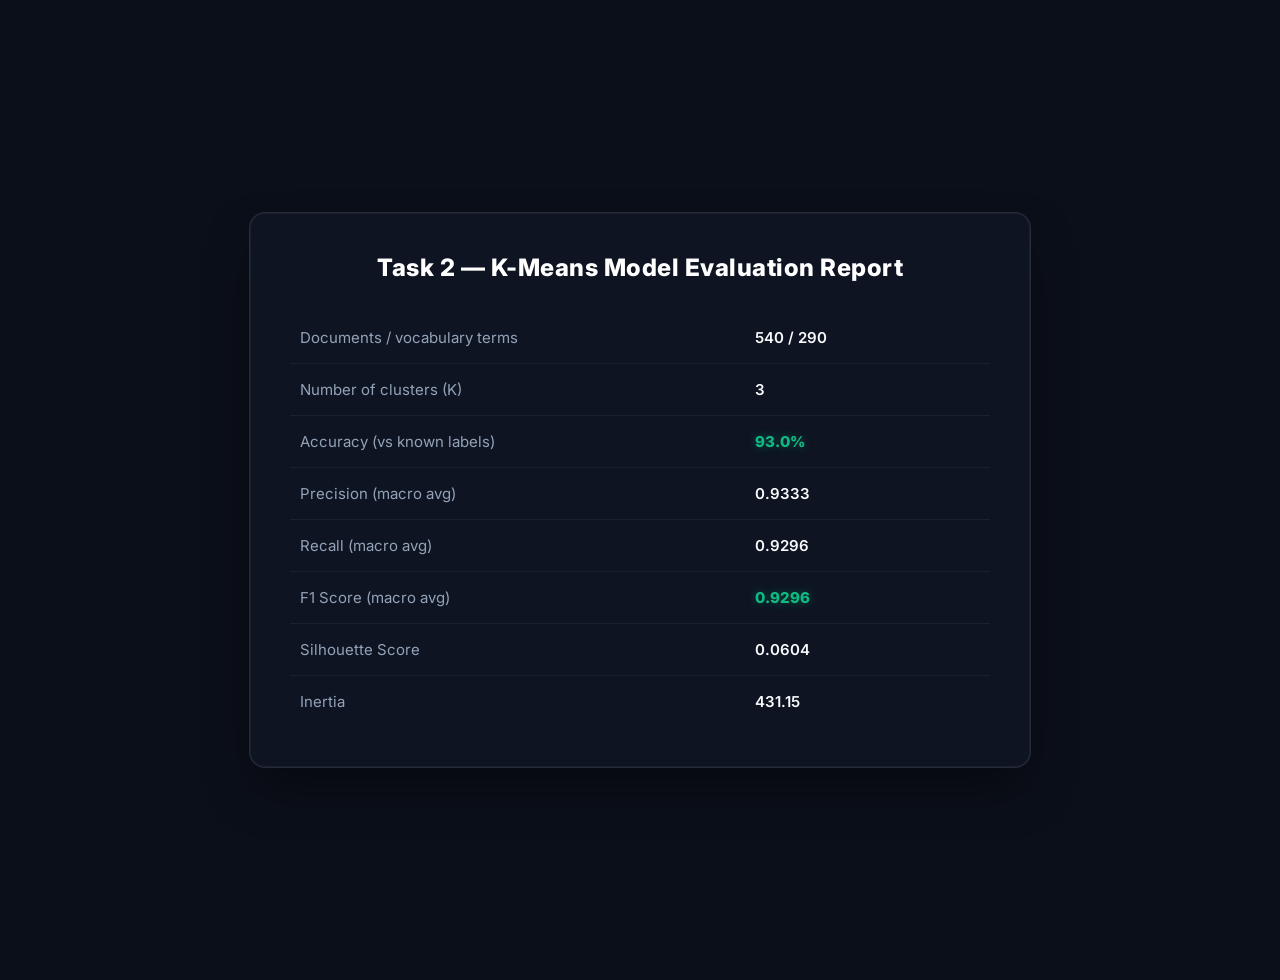
<file: documentation/metrics_table_high_res.html>
<!DOCTYPE html>
<html lang="en">
<head>
    <meta charset="UTF-8">
    <meta name="viewport" content="width=device-width, initial-scale=1.0">
    <title>Model Evaluation Report</title>
    <link href="https://fonts.googleapis.com/css2?family=Inter:wght@400;600;800&display=swap" rel="stylesheet">
    <style>
        body {
            margin: 0;
            padding: 40px;
            background-color: #0b0f19;
            font-family: 'Inter', sans-serif;
            display: flex;
            justify-content: center;
            align-items: center;
            min-height: 100vh;
        }

        .table-container {
            background: rgba(17, 24, 39, 0.7);
            backdrop-filter: blur(20px);
            -webkit-backdrop-filter: blur(20px);
            border: 1px solid rgba(255, 255, 255, 0.1);
            border-radius: 16px;
            padding: 40px;
            width: 100%;
            max-width: 700px;
            box-shadow: 0 25px 50px -12px rgba(0, 0, 0, 0.5), 0 0 0 1px rgba(255, 255, 255, 0.05) inset;
        }

        h2 {
            color: #ffffff;
            font-size: 24px;
            font-weight: 800;
            text-align: center;
            margin-top: 0;
            margin-bottom: 30px;
            letter-spacing: 0.5px;
        }

        .report-table {
            width: 100%;
            border-collapse: collapse;
        }

        .report-table tr {
            border-bottom: 1px solid rgba(255, 255, 255, 0.05);
        }

        .report-table tr:last-child {
            border-bottom: none;
        }

        .report-table td {
            padding: 16px 10px;
            font-size: 15px;
        }

        .report-table td:first-child {
            color: #94a3b8;
            font-weight: 400;
            width: 65%;
        }

        .report-table td:last-child {
            color: #f8fafc;
            font-weight: 600;
            text-align: left;
            width: 35%;
        }

        /* Highlight specific rows */
        .highlight td:last-child {
            color: #10b981; /* Neon green */
            text-shadow: 0 0 10px rgba(16, 185, 129, 0.4);
            font-weight: 800;
        }

    </style>
</head>
<body>

    <div class="table-container">
        <h2>Task 2 — K-Means Model Evaluation Report</h2>
        <table class="report-table">
            <tbody>
                <tr>
                    <td>Documents / vocabulary terms</td>
                    <td>540 / 290</td>
                </tr>
                <tr>
                    <td>Number of clusters (K)</td>
                    <td>3</td>
                </tr>
                <tr class="highlight">
                    <td>Accuracy (vs known labels)</td>
                    <td>93.0%</td>
                </tr>
                <tr>
                    <td>Precision (macro avg)</td>
                    <td>0.9333</td>
                </tr>
                <tr>
                    <td>Recall (macro avg)</td>
                    <td>0.9296</td>
                </tr>
                <tr class="highlight">
                    <td>F1 Score (macro avg)</td>
                    <td>0.9296</td>
                </tr>
                <tr>
                    <td>Silhouette Score</td>
                    <td>0.0604</td>
                </tr>
                <tr>
                    <td>Inertia</td>
                    <td>431.15</td>
                </tr>
            </tbody>
        </table>
    </div>

</body>
</html>
</file>
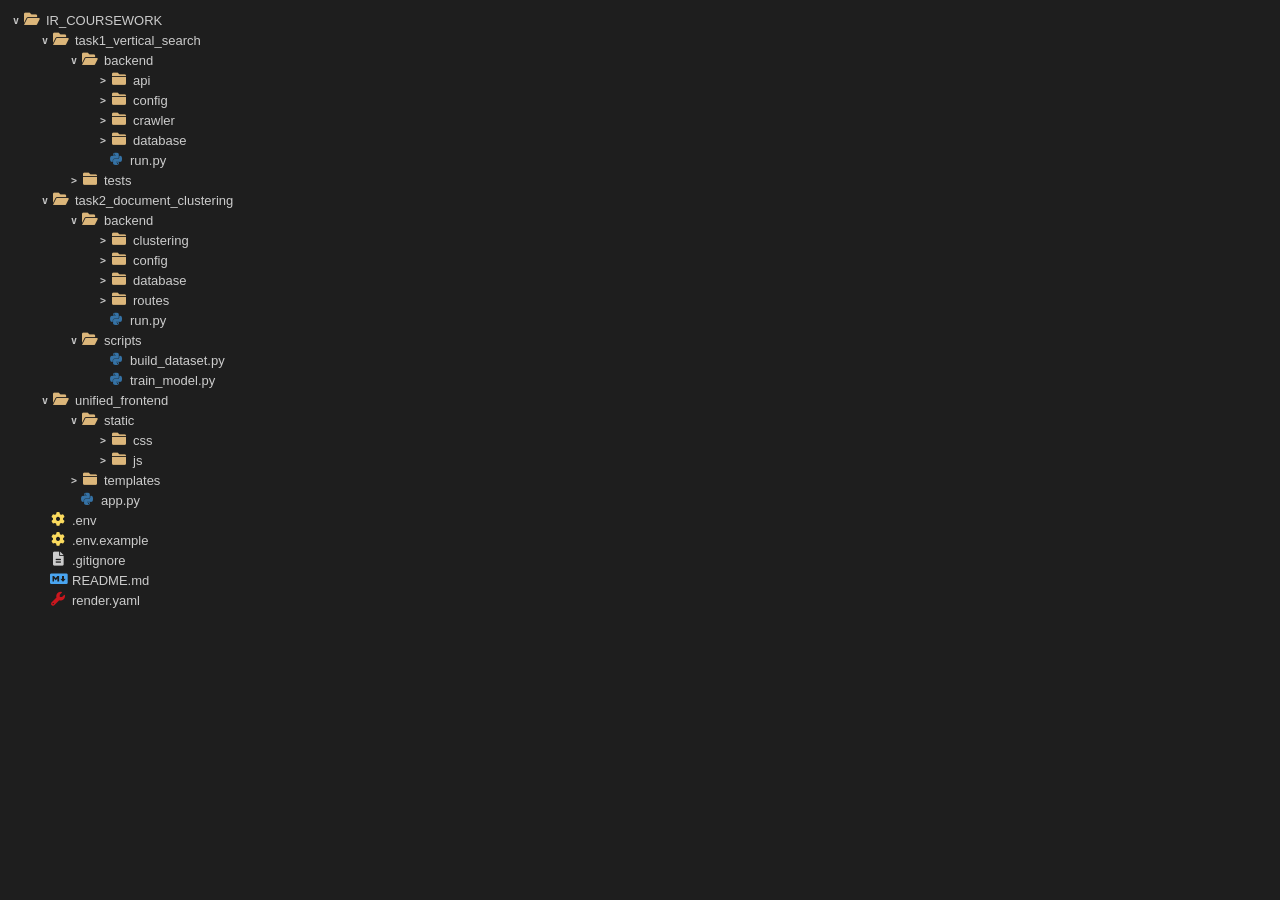
<file: documentation/vscode_tree.html>
<!DOCTYPE html>
<html>
<head>
<style>
@import url('https://cdnjs.cloudflare.com/ajax/libs/font-awesome/6.0.0/css/all.min.css');
body { background: #1e1e1e; color: #cccccc; font-family: 'Segoe UI', Tahoma, Geneva, Verdana, sans-serif; font-size: 13px; margin: 0; padding: 10px; width: 350px; }
.r { display: flex; align-items: center; padding: 2px 0; user-select: none; margin-left: -5px; }
.r:hover { background: #2a2d2e; }
.i { width: 14px; height: 100%; display: inline-block; border-left: 1px solid #404040; margin-left: 10px; padding-left: 4px; }
.ic { width: 16px; height: 16px; margin-right: 6px; font-size: 14px; text-align: center; }
.chev { font-size: 10px; margin-right: 2px; margin-left: 5px; color: #c5c5c5; display: inline-block; width: 12px; text-align: center; font-weight: bold; font-family: monospace; }
.fld { color: #dcb67a; }
.py { color: #3572A5; }
.env { color: #fada5e; }
.htm { color: #e34c26; }
.css { color: #563d7c; }
.js { color: #f0db4f; }
.yml { color: #cb171e; }
.md { color: #4aa5f0; }
.txt { color: #cccccc; }
</style>
</head>
<body>
<div class='r'><div class='chev'>v</div><i class='ic fld fas fa-folder-open'></i>IR_COURSEWORK</div>
<div class='r'><div class='i'></div><div class='chev'>v</div><i class='ic fld fas fa-folder-open'></i>task1_vertical_search</div>
<div class='r'><div class='i'></div><div class='i'></div><div class='chev'>v</div><i class='ic fld fas fa-folder-open'></i>backend</div>
<div class='r'><div class='i'></div><div class='i'></div><div class='i'></div><div class='chev'>></div><i class='ic fld fas fa-folder'></i>api</div>
<div class='r'><div class='i'></div><div class='i'></div><div class='i'></div><div class='chev'>></div><i class='ic fld fas fa-folder'></i>config</div>
<div class='r'><div class='i'></div><div class='i'></div><div class='i'></div><div class='chev'>></div><i class='ic fld fas fa-folder'></i>crawler</div>
<div class='r'><div class='i'></div><div class='i'></div><div class='i'></div><div class='chev'>></div><i class='ic fld fas fa-folder'></i>database</div>
<div class='r'><div class='i'></div><div class='i'></div><div class='i'></div><div style='width: 16px; display: inline-block;'></div><i class='ic py fab fa-python'></i>run.py</div>
<div class='r'><div class='i'></div><div class='i'></div><div class='chev'>></div><i class='ic fld fas fa-folder'></i>tests</div>
<div class='r'><div class='i'></div><div class='chev'>v</div><i class='ic fld fas fa-folder-open'></i>task2_document_clustering</div>
<div class='r'><div class='i'></div><div class='i'></div><div class='chev'>v</div><i class='ic fld fas fa-folder-open'></i>backend</div>
<div class='r'><div class='i'></div><div class='i'></div><div class='i'></div><div class='chev'>></div><i class='ic fld fas fa-folder'></i>clustering</div>
<div class='r'><div class='i'></div><div class='i'></div><div class='i'></div><div class='chev'>></div><i class='ic fld fas fa-folder'></i>config</div>
<div class='r'><div class='i'></div><div class='i'></div><div class='i'></div><div class='chev'>></div><i class='ic fld fas fa-folder'></i>database</div>
<div class='r'><div class='i'></div><div class='i'></div><div class='i'></div><div class='chev'>></div><i class='ic fld fas fa-folder'></i>routes</div>
<div class='r'><div class='i'></div><div class='i'></div><div class='i'></div><div style='width: 16px; display: inline-block;'></div><i class='ic py fab fa-python'></i>run.py</div>
<div class='r'><div class='i'></div><div class='i'></div><div class='chev'>v</div><i class='ic fld fas fa-folder-open'></i>scripts</div>
<div class='r'><div class='i'></div><div class='i'></div><div class='i'></div><div style='width: 16px; display: inline-block;'></div><i class='ic py fab fa-python'></i>build_dataset.py</div>
<div class='r'><div class='i'></div><div class='i'></div><div class='i'></div><div style='width: 16px; display: inline-block;'></div><i class='ic py fab fa-python'></i>train_model.py</div>
<div class='r'><div class='i'></div><div class='chev'>v</div><i class='ic fld fas fa-folder-open'></i>unified_frontend</div>
<div class='r'><div class='i'></div><div class='i'></div><div class='chev'>v</div><i class='ic fld fas fa-folder-open'></i>static</div>
<div class='r'><div class='i'></div><div class='i'></div><div class='i'></div><div class='chev'>></div><i class='ic fld fas fa-folder'></i>css</div>
<div class='r'><div class='i'></div><div class='i'></div><div class='i'></div><div class='chev'>></div><i class='ic fld fas fa-folder'></i>js</div>
<div class='r'><div class='i'></div><div class='i'></div><div class='chev'>></div><i class='ic fld fas fa-folder'></i>templates</div>
<div class='r'><div class='i'></div><div class='i'></div><div style='width: 16px; display: inline-block;'></div><i class='ic py fab fa-python'></i>app.py</div>
<div class='r'><div class='i'></div><div style='width: 16px; display: inline-block;'></div><i class='ic env fas fa-cog'></i>.env</div>
<div class='r'><div class='i'></div><div style='width: 16px; display: inline-block;'></div><i class='ic env fas fa-cog'></i>.env.example</div>
<div class='r'><div class='i'></div><div style='width: 16px; display: inline-block;'></div><i class='ic txt fas fa-file-alt'></i>.gitignore</div>
<div class='r'><div class='i'></div><div style='width: 16px; display: inline-block;'></div><i class='ic md fab fa-markdown'></i>README.md</div>
<div class='r'><div class='i'></div><div style='width: 16px; display: inline-block;'></div><i class='ic yml fas fa-wrench'></i>render.yaml</div>
</body></html>
</file>
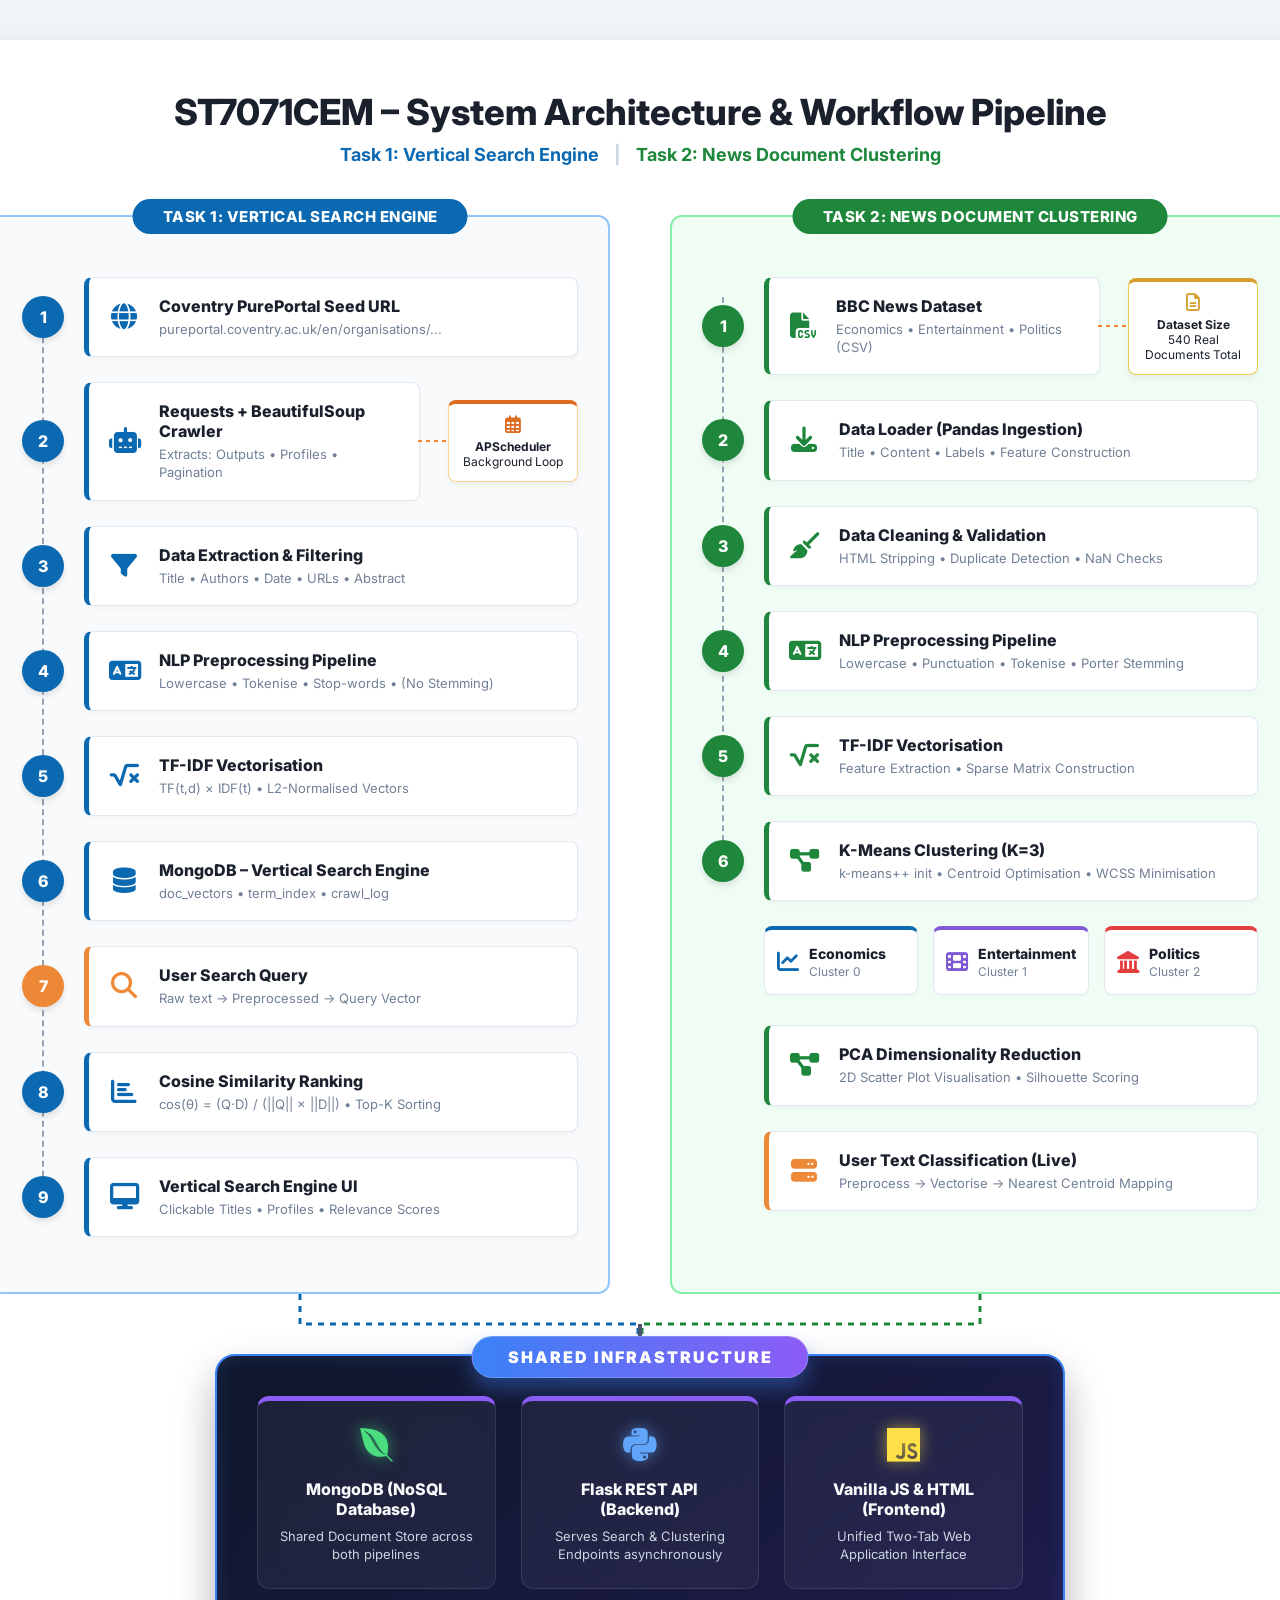
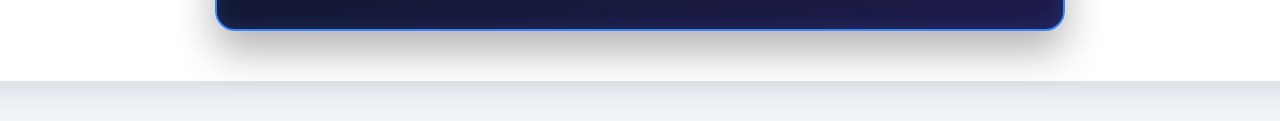
<file: documentation/scratch/architecture_infographic.html>
<!DOCTYPE html>
<html lang="en">

<head>
    <meta charset="UTF-8">
    <meta name="viewport" content="width=device-width, initial-scale=1.0">
    <title>ST7071CEM System Architecture</title>
    <link href="https://fonts.googleapis.com/css2?family=Inter:wght@400;600;700;800&display=swap" rel="stylesheet">
    <link rel="stylesheet" href="https://cdnjs.cloudflare.com/ajax/libs/font-awesome/6.4.0/css/all.min.css">
    <style>
        :root {
            --t1-main: #0b69b2;
            --t1-light: #f0f7fd;
            --t2-main: #1e873b;
            --t2-light: #f1fcf4;
            --shared-main: #4a5568;
            --text-dark: #1a202c;
            --text-light: #718096;
            --bg-gray: #f7fafc;
        }

        * {
            box-sizing: border-box;
            margin: 0;
            padding: 0;
            font-family: 'Inter', sans-serif;
        }

        body {
            background-color: #f1f5f9;
            /* Soft background so the white container pops */
            color: var(--text-dark);
            padding: 40px;
            display: flex;
            justify-content: center;
        }

        .infographic-container {
            width: 1400px;
            /* Fixed width prevents shrinking/breaking on small screens */
            background: #ffffff;
            padding: 50px;
            border-radius: 16px;
            box-shadow: 0 10px 30px rgba(0, 0, 0, 0.1);
        }

        .header {
            text-align: center;
            margin-bottom: 50px;
        }

        .header h1 {
            font-size: 36px;
            font-weight: 800;
            color: #1a202c;
            margin-bottom: 10px;
        }

        .header p {
            font-size: 18px;
            color: var(--text-light);
            display: flex;
            align-items: center;
            justify-content: center;
            gap: 15px;
        }

        .header p span {
            font-weight: 700;
        }

        .header p .divider {
            color: #cbd5e0;
        }

        .main-grid {
            display: grid;
            grid-template-columns: 1fr 1fr;
            gap: 60px;
            /* Increased gap to comfortably fit side boxes */
            margin-bottom: 0px;
        }

        .column {
            border-radius: 12px;
            padding: 30px;
            position: relative;
        }

        .col-t1 {
            border: 2px solid #93c5fd;
            background-color: #f8fafc;
        }

        .col-t2 {
            border: 2px solid #86efac;
            background-color: #f0fdf4;
        }

        .col-header {
            position: absolute;
            top: -18px;
            left: 50%;
            transform: translateX(-50%);
            padding: 8px 30px;
            border-radius: 20px;
            color: white;
            font-weight: 800;
            font-size: 15px;
            text-transform: uppercase;
            letter-spacing: 0.5px;
            white-space: nowrap;
        }

        .col-t1 .col-header {
            background: var(--t1-main);
        }

        .col-t2 .col-header {
            background: var(--t2-main);
        }

        .timeline {
            margin-top: 30px;
            position: relative;
        }

        /* The vertical dashed line for the timeline */
        .timeline::before {
            content: '';
            position: absolute;
            left: 20px;
            top: 20px;
            bottom: 30px;
            width: 2px;
            border-left: 2px dashed #94a3b8;
            z-index: 1;
        }

        .step-row {
            display: flex;
            align-items: center;
            margin-bottom: 25px;
            position: relative;
            z-index: 2;
        }

        .step-core {
            display: flex;
            align-items: center;
            flex-grow: 1;
        }

        .step-number {
            width: 42px;
            height: 42px;
            border-radius: 50%;
            display: flex;
            align-items: center;
            justify-content: center;
            color: white;
            font-weight: 800;
            font-size: 16px;
            flex-shrink: 0;
            margin-right: 20px;
            box-shadow: 0 4px 6px rgba(0, 0, 0, 0.1);
            position: relative;
            z-index: 5;
        }

        .col-t1 .step-number {
            background: var(--t1-main);
        }

        .col-t2 .step-number {
            background: var(--t2-main);
        }

        .step-number.orange {
            background: #ed8936;
        }

        .step-content {
            background: white;
            border: 1px solid #e2e8f0;
            border-radius: 8px;
            padding: 18px 20px;
            flex-grow: 1;
            display: flex;
            align-items: center;
            box-shadow: 0 2px 4px rgba(0, 0, 0, 0.03);
            width: 100%;
        }

        .col-t1 .step-content {
            border-left: 5px solid var(--t1-main);
        }

        .col-t2 .step-content {
            border-left: 5px solid var(--t2-main);
        }

        .step-content.orange-border {
            border-left: 5px solid #ed8936;
        }

        .step-icon {
            font-size: 26px;
            margin-right: 20px;
            width: 30px;
            text-align: center;
        }

        .col-t1 .step-icon {
            color: var(--t1-main);
        }

        .col-t2 .step-icon {
            color: var(--t2-main);
        }

        .step-content.orange-border .step-icon {
            color: #ed8936;
        }

        .step-text h3 {
            font-size: 16px;
            font-weight: 800;
            margin-bottom: 4px;
            color: var(--text-dark);
        }

        .step-text p {
            font-size: 13px;
            color: var(--text-light);
            line-height: 1.4;
        }

        /* Perfectly Aligned Side Boxes using Flexbox */
        .side-box-container {
            display: flex;
            align-items: center;
            margin-left: 0px;
            z-index: 1;
        }

        .dash-line {
            width: 30px;
            height: 2px;
            background-image: linear-gradient(to right, #ed8936 50%, transparent 50%);
            background-size: 8px 2px;
            background-repeat: repeat-x;
            margin-left: -2px;
            /* Pull it slightly left to overlap the main box border perfectly */
        }

        .side-box {
            background: white;
            border: 1px solid #fbd38d;
            border-top: 4px solid #dd6b20;
            padding: 12px;
            border-radius: 8px;
            font-size: 12px;
            text-align: center;
            width: 130px;
            box-shadow: 0 4px 6px rgba(0, 0, 0, 0.05);
        }

        .clusters-grid {
            display: grid;
            grid-template-columns: 1fr 1fr 1fr;
            gap: 15px;
            margin-top: 15px;
            margin-left: 62px;
        }

        .cluster-box {
            background: white;
            border: 1px solid #e2e8f0;
            border-radius: 8px;
            padding: 15px 12px;
            display: flex;
            align-items: center;
            gap: 10px;
            box-shadow: 0 2px 4px rgba(0, 0, 0, 0.02);
        }

        .cluster-box.econ {
            border-top: 4px solid var(--t1-main);
        }

        .cluster-box.ent {
            border-top: 4px solid #805ad5;
        }

        .cluster-box.pol {
            border-top: 4px solid #e53e3e;
        }

        .cluster-box i {
            font-size: 22px;
        }

        .cluster-box.econ i {
            color: var(--t1-main);
        }

        .cluster-box.ent i {
            color: #805ad5;
        }

        .cluster-box.pol i {
            color: #e53e3e;
        }

        .cluster-text h4 {
            font-size: 14px;
            font-weight: 800;
            margin-bottom: 2px;
        }

        .cluster-text p {
            font-size: 12px;
            color: var(--text-light);
        }

        /* WIRING FROM COLUMNS TO SHARED INFRASTRUCTURE */
        .wiring-svg-container {
            width: 100%;
            height: 60px;
            margin: 0;
            padding: 0;
            display: flex;
            justify-content: center;
        }

        /* CINEMATIC SHARED INFRASTRUCTURE */
        .shared-infra {
            margin: 0 auto;
            max-width: 850px;
            background: linear-gradient(145deg, #0f172a 0%, #1e1b4b 100%);
            border: 2px solid #3b82f6;
            border-radius: 20px;
            position: relative;
            padding: 40px;
            box-shadow: 0 20px 40px rgba(0, 0, 0, 0.3), inset 0 0 20px rgba(59, 130, 246, 0.2);
            color: white;
        }

        .shared-header {
            position: absolute;
            top: -20px;
            left: 50%;
            transform: translateX(-50%);
            background: linear-gradient(90deg, #3b82f6, #8b5cf6);
            color: white;
            padding: 10px 35px;
            border-radius: 30px;
            font-size: 16px;
            font-weight: 900;
            letter-spacing: 2px;
            text-transform: uppercase;
            box-shadow: 0 10px 20px rgba(59, 130, 246, 0.4);
            border: 1px solid rgba(255, 255, 255, 0.2);
        }

        .shared-grid {
            display: grid;
            grid-template-columns: repeat(3, 1fr);
            gap: 25px;
        }

        .shared-item {
            background: rgba(255, 255, 255, 0.05);
            backdrop-filter: blur(10px);
            -webkit-backdrop-filter: blur(10px);
            border: 1px solid rgba(255, 255, 255, 0.1);
            border-top: 5px solid #8b5cf6;
            border-radius: 12px;
            padding: 25px 20px;
            display: flex;
            flex-direction: column;
            align-items: center;
            text-align: center;
            gap: 15px;
            transition: all 0.3s ease;
        }

        .shared-item:hover {
            background: rgba(255, 255, 255, 0.1);
            box-shadow: 0 10px 20px rgba(0, 0, 0, 0.2);
            transform: translateY(-5px);
        }

        .shared-item i {
            font-size: 38px;
            color: #a78bfa;
            text-align: center;
            text-shadow: 0 0 15px rgba(167, 139, 250, 0.6);
        }

        .shared-item .step-text h3 {
            color: #f8fafc;
            font-size: 16px;
            margin-bottom: 8px;
        }

        .shared-item .step-text p {
            color: #cbd5e1;
            font-size: 13px;
        }
    </style>
</head>

<body>

    <div class="infographic-container">

        <div class="header">
            <h1>ST7071CEM – System Architecture & Workflow Pipeline</h1>
            <p>
                <span style="color: var(--t1-main)">Task 1: Vertical Search Engine</span>
                <span class="divider">|</span>
                <span style="color: var(--t2-main)">Task 2: News Document Clustering</span>
            </p>
        </div>

        <div class="main-grid">

            <!-- TASK 1 COLUMN -->
            <div class="column col-t1">
                <div class="col-header">TASK 1: VERTICAL SEARCH ENGINE</div>

                <div class="timeline">

                    <div class="step-row">
                        <div class="step-core">
                            <div class="step-number">1</div>
                            <div class="step-content">
                                <i class="fas fa-globe step-icon"></i>
                                <div class="step-text">
                                    <h3>Coventry PurePortal Seed URL</h3>
                                    <p>pureportal.coventry.ac.uk/en/organisations/...</p>
                                </div>
                            </div>
                        </div>
                    </div>

                    <!-- Step 2 with perfectly aligned side-box -->
                    <div class="step-row">
                        <div class="step-core">
                            <div class="step-number">2</div>
                            <div class="step-content">
                                <i class="fas fa-robot step-icon"></i>
                                <div class="step-text">
                                    <h3>Requests + BeautifulSoup Crawler</h3>
                                    <p>Extracts: Outputs • Profiles • Pagination</p>
                                </div>
                            </div>
                        </div>
                        <div class="side-box-container">
                            <div class="dash-line"></div>
                            <div class="side-box">
                                <i class="far fa-calendar-alt"
                                    style="color:#dd6b20; font-size:18px; margin-bottom:5px;"></i><br>
                                <strong>APScheduler</strong><br>
                                Background Loop
                            </div>
                        </div>
                    </div>

                    <div class="step-row">
                        <div class="step-core">
                            <div class="step-number">3</div>
                            <div class="step-content">
                                <i class="fas fa-filter step-icon"></i>
                                <div class="step-text">
                                    <h3>Data Extraction & Filtering</h3>
                                    <p>Title • Authors • Date • URLs • Abstract</p>
                                </div>
                            </div>
                        </div>
                    </div>

                    <div class="step-row">
                        <div class="step-core">
                            <div class="step-number">4</div>
                            <div class="step-content">
                                <i class="fas fa-language step-icon"></i>
                                <div class="step-text">
                                    <h3>NLP Preprocessing Pipeline</h3>
                                    <p>Lowercase • Tokenise • Stop-words • (No Stemming)</p>
                                </div>
                            </div>
                        </div>
                    </div>

                    <div class="step-row">
                        <div class="step-core">
                            <div class="step-number">5</div>
                            <div class="step-content">
                                <i class="fas fa-square-root-alt step-icon"></i>
                                <div class="step-text">
                                    <h3>TF-IDF Vectorisation</h3>
                                    <p>TF(t,d) × IDF(t) • L2-Normalised Vectors</p>
                                </div>
                            </div>
                        </div>
                    </div>

                    <div class="step-row">
                        <div class="step-core">
                            <div class="step-number">6</div>
                            <div class="step-content">
                                <i class="fas fa-database step-icon"></i>
                                <div class="step-text">
                                    <h3>MongoDB – Vertical Search Engine</h3>
                                    <p>doc_vectors • term_index • crawl_log</p>
                                </div>
                            </div>
                        </div>
                    </div>

                    <div class="step-row">
                        <div class="step-core">
                            <div class="step-number orange">7</div>
                            <div class="step-content orange-border">
                                <i class="fas fa-search step-icon"></i>
                                <div class="step-text">
                                    <h3>User Search Query</h3>
                                    <p>Raw text → Preprocessed → Query Vector</p>
                                </div>
                            </div>
                        </div>
                    </div>

                    <div class="step-row">
                        <div class="step-core">
                            <div class="step-number">8</div>
                            <div class="step-content">
                                <i class="fas fa-chart-bar step-icon"></i>
                                <div class="step-text">
                                    <h3>Cosine Similarity Ranking</h3>
                                    <p>cos(θ) = (Q·D) / (||Q|| × ||D||) • Top-K Sorting</p>
                                </div>
                            </div>
                        </div>
                    </div>

                    <div class="step-row">
                        <div class="step-core">
                            <div class="step-number">9</div>
                            <div class="step-content">
                                <i class="fas fa-desktop step-icon"></i>
                                <div class="step-text">
                                    <h3>Vertical Search Engine UI</h3>
                                    <p>Clickable Titles • Profiles • Relevance Scores</p>
                                </div>
                            </div>
                        </div>
                    </div>

                </div>
            </div>

            <!-- TASK 2 COLUMN -->
            <div class="column col-t2">
                <div class="col-header">TASK 2: NEWS DOCUMENT CLUSTERING</div>

                <div class="timeline">

                    <!-- Step 1 with perfectly aligned side-box -->
                    <div class="step-row">
                        <div class="step-core">
                            <div class="step-number">1</div>
                            <div class="step-content">
                                <i class="fas fa-file-csv step-icon"></i>
                                <div class="step-text">
                                    <h3>BBC News Dataset</h3>
                                    <p>Economics • Entertainment • Politics (CSV)</p>
                                </div>
                            </div>
                        </div>
                        <div class="side-box-container">
                            <div class="dash-line" style="border-color: #ecc94b;"></div>
                            <div class="side-box" style="border-color: #ecc94b; border-top-color: #d69e2e;">
                                <i class="far fa-file-alt"
                                    style="color:#d69e2e; font-size:18px; margin-bottom:5px;"></i><br>
                                <strong>Dataset Size</strong><br>
                                540 Real Documents Total
                            </div>
                        </div>
                    </div>

                    <div class="step-row">
                        <div class="step-core">
                            <div class="step-number">2</div>
                            <div class="step-content">
                                <i class="fas fa-download step-icon"></i>
                                <div class="step-text">
                                    <h3>Data Loader (Pandas Ingestion)</h3>
                                    <p>Title • Content • Labels • Feature Construction</p>
                                </div>
                            </div>
                        </div>
                    </div>

                    <div class="step-row">
                        <div class="step-core">
                            <div class="step-number">3</div>
                            <div class="step-content">
                                <i class="fas fa-broom step-icon"></i>
                                <div class="step-text">
                                    <h3>Data Cleaning & Validation</h3>
                                    <p>HTML Stripping • Duplicate Detection • NaN Checks</p>
                                </div>
                            </div>
                        </div>
                    </div>

                    <div class="step-row">
                        <div class="step-core">
                            <div class="step-number">4</div>
                            <div class="step-content">
                                <i class="fas fa-language step-icon"></i>
                                <div class="step-text">
                                    <h3>NLP Preprocessing Pipeline</h3>
                                    <p>Lowercase • Punctuation • Tokenise • Porter Stemming</p>
                                </div>
                            </div>
                        </div>
                    </div>

                    <div class="step-row">
                        <div class="step-core">
                            <div class="step-number">5</div>
                            <div class="step-content">
                                <i class="fas fa-square-root-alt step-icon"></i>
                                <div class="step-text">
                                    <h3>TF-IDF Vectorisation</h3>
                                    <p>Feature Extraction • Sparse Matrix Construction</p>
                                </div>
                            </div>
                        </div>
                    </div>

                    <div class="step-row">
                        <div class="step-core">
                            <div class="step-number">6</div>
                            <div class="step-content">
                                <i class="fas fa-project-diagram step-icon"></i>
                                <div class="step-text">
                                    <h3>K-Means Clustering (K=3)</h3>
                                    <p>k-means++ init • Centroid Optimisation • WCSS Minimisation</p>
                                </div>
                            </div>
                        </div>
                    </div>

                </div>

                <!-- Clusters Below Timeline -->
                <div class="clusters-grid">
                    <div class="cluster-box econ">
                        <i class="fas fa-chart-line"></i>
                        <div class="cluster-text">
                            <h4>Economics</h4>
                            <p>Cluster 0</p>
                        </div>
                    </div>
                    <div class="cluster-box ent">
                        <i class="fas fa-film"></i>
                        <div class="cluster-text">
                            <h4>Entertainment</h4>
                            <p>Cluster 1</p>
                        </div>
                    </div>
                    <div class="cluster-box pol">
                        <i class="fas fa-landmark"></i>
                        <div class="cluster-text">
                            <h4>Politics</h4>
                            <p>Cluster 2</p>
                        </div>
                    </div>
                </div>

                <!-- Additional Steps -->
                <div style="margin-left:62px; margin-top:30px; display:flex; flex-direction:column; gap:25px;">
                    <div class="step-content" style="border-left:5px solid var(--t2-main)">
                        <i class="fas fa-project-diagram step-icon"></i>
                        <div class="step-text">
                            <h3>PCA Dimensionality Reduction</h3>
                            <p>2D Scatter Plot Visualisation • Silhouette Scoring</p>
                        </div>
                    </div>

                    <div class="step-content orange-border">
                        <i class="fas fa-server step-icon"></i>
                        <div class="step-text">
                            <h3>User Text Classification (Live)</h3>
                            <p>Preprocess → Vectorise → Nearest Centroid Mapping</p>
                        </div>
                    </div>
                </div>

            </div>

        </div>

        <!-- PERFECT WIRING INTO SHARED INFRA -->
        <div class="wiring-svg-container">
            <!-- Exact SVG dimensions for a 1300px wide grid with a 60px gap -->
            <!-- Center of left column is 310, Center of right column is 990, Center of grid is 650 -->
            <svg width="1300" height="60" viewBox="0 0 1300 60">
                <!-- Left Wire (Task 1 to Center) -->
                <path d="M 310,0 L 310,30 L 648,30 L 648,60" fill="none" stroke="#0b69b2" stroke-width="3"
                    stroke-dasharray="6 6" stroke-linejoin="round" />
                <!-- Right Wire (Task 2 to Center) -->
                <path d="M 990,0 L 990,30 L 652,30 L 652,60" fill="none" stroke="#1e873b" stroke-width="3"
                    stroke-dasharray="6 6" stroke-linejoin="round" />
                <!-- Center Drop Down to Shared Infra -->
                <line x1="650" y1="30" x2="650" y2="60" stroke="#4a5568" stroke-width="4" />
            </svg>
        </div>

        <!-- SHARED INFRASTRUCTURE -->
        <div class="shared-infra">
            <div class="shared-header">SHARED INFRASTRUCTURE</div>
            <div class="shared-grid">

                <div class="shared-item">
                    <i class="fa-brands fa-envira"
                        style="color: #4ade80; text-shadow: 0 0 15px rgba(74, 222, 128, 0.6);"></i>
                    <div class="step-text">
                        <h3>MongoDB (NoSQL Database)</h3>
                        <p>Shared Document Store across both pipelines</p>
                    </div>
                </div>

                <div class="shared-item">
                    <i class="fa-brands fa-python"
                        style="color: #60a5fa; text-shadow: 0 0 15px rgba(96, 165, 250, 0.6);"></i>
                    <div class="step-text">
                        <h3>Flask REST API (Backend)</h3>
                        <p>Serves Search & Clustering Endpoints asynchronously</p>
                    </div>
                </div>

                <div class="shared-item">
                    <i class="fa-brands fa-js"
                        style="color: #fde047; text-shadow: 0 0 15px rgba(253, 224, 71, 0.6);"></i>
                    <div class="step-text">
                        <h3>Vanilla JS & HTML (Frontend)</h3>
                        <p>Unified Two-Tab Web Application Interface</p>
                    </div>
                </div>

            </div>
        </div>

    </div>

</body>

</html>
</file>
